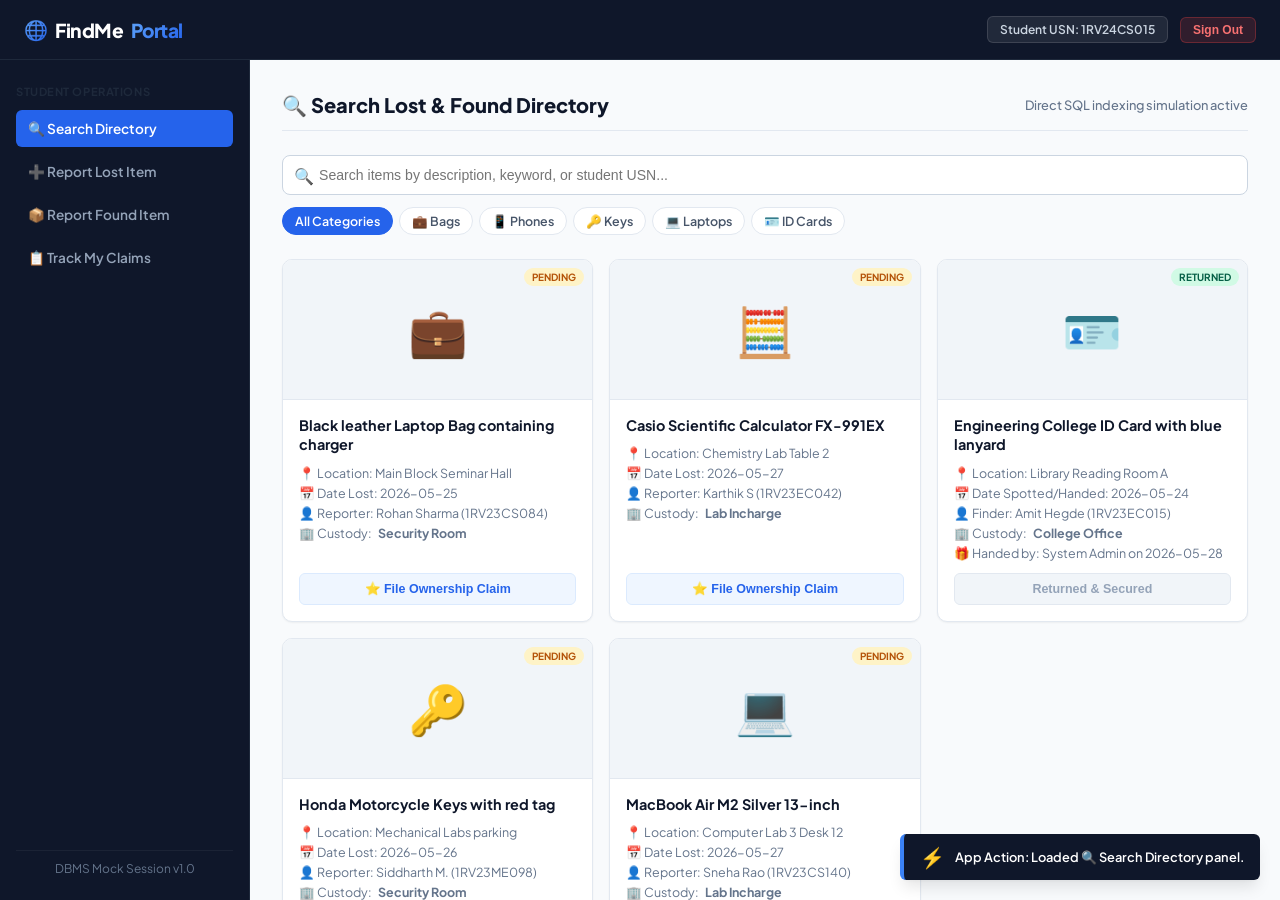
<file: index.html>
<!DOCTYPE html>
<html lang="en">
<head>
    <meta charset="UTF-8">
    <meta name="viewport" content="width=device-width, initial-scale=1.0">
    <title>FindMe - College Lost & Found Portal</title>
    <link rel="stylesheet" href="style.css">
</head>
<body>

    <!-- STICKY APPNAR HEADER -->
    <header class="app-header show">
        <div class="app-logo">
            <span>🌐</span> FindMe <span>Portal</span>
        </div>

        <!-- SESSION / USER DEMO SWAPPER -->
        <div class="session-badge-container">
            <div id="app-session-badge" class="session-badge">Loading...</div>
            <button class="signout-btn" onclick="handlePortalSignOut()">Sign Out</button>
        </div>
    </header>

    <!-- NOTIFICATION SYSTEM -->
    <div id="portal-alert" class="portal-alert">
        <span style="font-size: 1.25rem;">⚡</span>
        <div class="noti-message" style="font-weight: 600;">System message initialized</div>
    </div>

    <!-- MAIN PORTAL VIEWPORT GRID -->
    <div class="portal-main-layout">
        
        <!-- Side Navigation Menu -->
        <aside class="prototype-sidebar">
            <div>
                <!-- STUDENT NAVIGATION LINKS -->
                <div id="student-sidebar-nav">
                    <div class="sidebar-title">Student Operations</div>
                    <ul class="sidebar-nav-list">
                        <li id="sidebar-catalog-btn" class="sidebar-nav-item active" onclick="switchDemoTab('catalog', this)">🔍 Search Directory</li>
                        <li class="sidebar-nav-item" onclick="switchDemoTab('report-lost', this)">➕ Report Lost Item</li>
                        <li class="sidebar-nav-item" onclick="switchDemoTab('report-found', this)">📦 Report Found Item</li>
                        <li class="sidebar-nav-item" onclick="switchDemoTab('track-claims', this)">📋 Track My Claims</li>
                    </ul>
                </div>

                <!-- ADMIN NAVIGATION LINKS -->
                <div id="admin-sidebar-nav" style="display: none;">
                    <div class="sidebar-title">Oversight Panel</div>
                    <ul class="sidebar-nav-list">
                        <li id="sidebar-dashboard-btn" class="sidebar-nav-item" onclick="switchDemoTab('admin-dashboard', this)">📊 Stats Dashboard</li>
                        <li class="sidebar-nav-item" onclick="switchDemoTab('admin-claims', this)">⏳ Claim Verification</li>
                    </ul>
                </div>
            </div>

            <div style="font-size: 0.75rem; color: #64748b; text-align: center; border-top: 1px solid rgba(255,255,255,0.05); padding-top: 10px;">
                DBMS Mock Session v1.0
            </div>
        </aside>

        <!-- Main Interactive Workspace -->
        <main class="prototype-workspace">

            <!-- PANEL A: STUDENT SEARCH CATALOG -->
            <div id="panel-catalog" class="demo-panel" style="display: block;">
                <div class="workspace-header">
                    <h2 class="workspace-title">🔍 Search Lost & Found Directory</h2>
                    <span style="font-size: 0.8rem; color: var(--text-muted); font-weight: 500;">Direct SQL indexing simulation active</span>
                </div>

                <div class="search-controls">
                    <div class="search-input-wrapper">
                        <span class="search-icon-svg">🔍</span>
                        <input type="text" class="search-bar-input" placeholder="Search items by description, keyword, or student USN..." onkeyup="triggerDemoSearch(this.value)">
                    </div>
                    <div class="category-tags">
                        <span class="category-tag active" onclick="setDemoCategoryFilter('all', this)">All Categories</span>
                        <span class="category-tag" onclick="setDemoCategoryFilter('bag', this)">💼 Bags</span>
                        <span class="category-tag" onclick="setDemoCategoryFilter('phone', this)">📱 Phones</span>
                        <span class="category-tag" onclick="setDemoCategoryFilter('keys', this)">🔑 Keys</span>
                        <span class="category-tag" onclick="setDemoCategoryFilter('laptop', this)">💻 Laptops</span>
                        <span class="category-tag" onclick="setDemoCategoryFilter('idcard', this)">🪪 ID Cards</span>
                    </div>
                </div>

                <!-- Items Card Grid -->
                <div id="web-catalog-grid" class="catalog-cards-grid">
                    <!-- Populated dynamically via JS -->
                </div>
            </div>

            <!-- PANEL B: REPORT LOST ITEM FORM WITH REAL IMAGE UPLOAD -->
            <div id="panel-report-lost" class="demo-panel" style="display: none;">
                <div class="workspace-header">
                    <h2 class="workspace-title">➕ Publish Lost Item Notice</h2>
                    <span style="font-size: 0.8rem; color: var(--text-muted); font-weight: 500;">BLOB database streaming active</span>
                </div>

                <div class="form-grid">
                    <!-- Forms left -->
                    <div style="background-color: white; padding: 1.5rem; border-radius: 12px; border: 1px solid var(--border-color);">
                        <div class="form-group">
                            <label class="form-label">What item did you lose? (Description)</label>
                            <input type="text" id="lost-form-title" class="form-input" placeholder="e.g. Blue HP Laptop Charger inside a black leather case">
                        </div>

                        <div style="display: grid; grid-template-columns: 1fr 1.2fr; gap: 10px;">
                            <div class="form-group">
                                <label class="form-label">Student Name</label>
                                <input type="text" id="lost-form-name" class="form-input" placeholder="e.g. Aishu R. Kumar">
                            </div>
                            <div class="form-group">
                                <label class="form-label">University Seat No (USN)</label>
                                <input type="text" id="lost-form-usn" class="form-input" placeholder="e.g. 1RV24CS015">
                            </div>
                        </div>

                        <div style="display: grid; grid-template-columns: 1fr 1.2fr; gap: 10px;">
                            <div class="form-group">
                                <label class="form-label">Contact Mobile No</label>
                                <input type="text" id="lost-form-contact" class="form-input" placeholder="e.g. 9876543210">
                            </div>
                            <div class="form-group">
                                <label class="form-label">Department</label>
                                <input type="text" id="lost-form-dept" class="form-input" placeholder="e.g. Computer Science">
                            </div>
                        </div>

                        <div style="display: grid; grid-template-columns: 1.2fr 1fr; gap: 10px;">
                            <div class="form-group">
                                <label class="form-label">Location Lost</label>
                                <input type="text" id="lost-form-loc" class="form-input" placeholder="e.g. Physics Lab B, Desk 4">
                            </div>
                            <div class="form-group">
                                <label class="form-label">Item Category</label>
                                <select id="lost-form-category" class="form-input" style="padding: 0 8px;">
                                    <option value="bag">💼 Bag / Backpack</option>
                                    <option value="phone">📱 Phone / Electronic</option>
                                    <option value="keys">🔑 Keys / Chain</option>
                                    <option value="laptop">💻 Laptop / Tech</option>
                                    <option value="idcard">🪪 ID Card / Badge</option>
                                </select>
                            </div>
                        </div>

                        <button class="form-submit-btn" onclick="submitPortalLostItem()">Submit & Sync Database</button>
                    </div>

                    <!-- Image uploading right -->
                    <div style="display: flex; flex-direction: column; gap: 1rem;">
                        <label class="form-label" style="font-size: 0.9rem;">Upload Item Photograph Proof</label>
                        
                        <!-- Real file input hidden but triggered on box click -->
                        <input type="file" id="portal-file-input" style="display: none;" accept="image/*">
                        <div id="portal-upload-zone" class="form-upload-zone" onclick="document.getElementById('portal-file-input').click()">
                            <div class="form-upload-prompt">
                                <div style="font-size: 2rem;">📁</div>
                                <div style="font-weight: bold; margin-top: 5px;">Upload Proof Image</div>
                                <div style="font-size: 0.7rem;">Click to browse local files</div>
                            </div>
                        </div>
                        
                        <div style="background-color: var(--brand-50); border: 1px solid var(--brand-100); border-radius: 8px; padding: 12px; font-size: 0.75rem; line-height: 1.5; color: var(--brand-900);">
                            <strong>💡 Student tip:</strong> Uploading a real photo enables instant match matching using file array binaries inside SQL BLOB queries!
                        </div>
                    </div>
                </div>
            </div>

            <!-- PANEL C: REPORT FOUND ITEM FORM -->
            <div id="panel-report-found" class="demo-panel" style="display: none;">
                <div class="workspace-header">
                    <h2 class="workspace-title">📦 Register Found Belonging</h2>
                    <span style="font-size: 0.8rem; color: var(--text-muted); font-weight: 500;">Securing safe custodian chains</span>
                </div>

                <div class="form-grid">
                    <!-- Forms left -->
                    <div style="background-color: white; padding: 1.5rem; border-radius: 12px; border: 1px solid var(--border-color);">
                        <div class="form-group">
                            <label class="form-label">What item was found? (Description)</label>
                            <input type="text" id="found-form-title" class="form-input" placeholder="e.g. Casio Scientific Calculator FX-991EX">
                        </div>

                        <div style="display: grid; grid-template-columns: 1fr 1fr; gap: 10px;">
                            <div class="form-group">
                                <label class="form-label">Where did you find it?</label>
                                <input type="text" id="found-form-loc" class="form-input" placeholder="e.g. Cafeteria Table 4">
                            </div>
                            <div class="form-group">
                                <label class="form-label">Item Category</label>
                                <select id="found-form-category" class="form-input" style="padding: 0 8px;">
                                    <option value="bag">💼 Bag / Backpack</option>
                                    <option value="phone">📱 Phone / Electronic</option>
                                    <option value="keys">🔑 Keys / Chain</option>
                                    <option value="laptop">💻 Laptop / Tech</option>
                                    <option value="idcard">🪪 ID Card / Badge</option>
                                </select>
                            </div>
                        </div>

                        <div class="form-group">
                            <label class="form-label">Current Safe Custody Location *</label>
                            <select id="found-form-safe" class="form-input" style="padding: 0 8px;">
                                <option value="Security Room">Security Room</option>
                                <option value="College Office">College Office</option>
                                <option value="Lab Incharge">Lab Incharge</option>
                            </select>
                        </div>

                        <div style="display: grid; grid-template-columns: 1fr 1fr; gap: 10px; margin-bottom: 1rem;">
                            <div class="form-group" style="margin-bottom: 0;">
                                <label class="form-label">Finder Name</label>
                                <input type="text" id="found-form-finder-name" class="form-input" placeholder="e.g. Aishu R. Kumar">
                            </div>
                            <div class="form-group" style="margin-bottom: 0;">
                                <label class="form-label">Finder Contact No</label>
                                <input type="text" id="found-form-finder-contact" class="form-input" placeholder="e.g. 9876543210">
                            </div>
                        </div>

                        <button class="form-submit-btn" onclick="submitPortalFoundItem()" style="background-color: var(--accent-emerald);">Register Found Item</button>
                    </div>

                    <!-- Image uploading right -->
                    <div style="display: flex; flex-direction: column; gap: 1rem;">
                        <label class="form-label" style="font-size: 0.9rem;">Upload Found Item Photograph</label>
                        
                        <input type="file" id="found-file-input" style="display: none;" accept="image/*">
                        <div id="found-upload-zone" class="form-upload-zone" onclick="document.getElementById('found-file-input').click()">
                            <div class="form-upload-prompt">
                                <div style="font-size: 2rem;">📁</div>
                                <div style="font-weight: bold; margin-top: 5px;">Upload Found Image</div>
                                <div style="font-size: 0.7rem;">Click to browse local files</div>
                            </div>
                        </div>
                        
                        <div style="background-color: var(--brand-50); border: 1px solid var(--brand-100); border-radius: 8px; padding: 12px; font-size: 0.75rem; line-height: 1.5; color: var(--brand-900);">
                            <strong>💡 Custody tip:</strong> Attaching an image helps students verify their claimed objects instantly on inspection checks!
                        </div>
                    </div>
                </div>
            </div>

            <!-- PANEL D: TRACK STUDENT CLAIMS -->
            <div id="panel-track-claims" class="demo-panel" style="display: none;">
                <div class="workspace-header">
                    <h2 class="workspace-title">📋 Track My Submitted Claims</h2>
                    <span style="font-size: 0.8rem; color: var(--text-muted); font-weight: 500;">Verifying owner match integrity checks</span>
                </div>

                <div class="claims-table-container">
                    <div class="claims-table-header" style="background-color: var(--brand-700);">
                        🎫 ACTIVE OWNER INTEGRITY MATCH TICKETS
                    </div>
                    <table class="claims-table">
                        <thead>
                            <tr>
                                <th>Ticket ID</th>
                                <th>Item Title</th>
                                <th>Filing Date</th>
                                <th>Verification Status</th>
                            </tr>
                        </thead>
                        <tbody id="student-claims-tbody">
                            <!-- Dynamic claims lines -->
                        </tbody>
                    </table>
                </div>
            </div>

            <!-- PANEL E: ADMIN DASHBOARD STATS -->
            <div id="panel-admin-dashboard" class="demo-panel" style="display: none;">
                <div class="workspace-header">
                    <h2 class="workspace-title">📊 Supervisor Control Center Dashboard</h2>
                    <span style="font-size: 0.8rem; color: var(--text-muted); font-weight: 500;">Real-time SQL aggregators active</span>
                </div>

                <div class="admin-stats-container">
                    <div class="admin-stat-card">
                        <span class="admin-stat-title">Total Database Logs</span>
                        <span id="stat-total-logs" class="admin-stat-number">5</span>
                    </div>
                    <div class="admin-stat-card pending">
                        <span class="admin-stat-title">Pending Claim Matches</span>
                        <span id="stat-active-claims" class="admin-stat-number">2</span>
                    </div>
                    <div class="admin-stat-card returned">
                        <span class="admin-stat-title">Resolved Recoveries</span>
                        <span id="stat-returned-logs" class="admin-stat-number">1</span>
                    </div>
                    <div class="admin-stat-card" style="border-left-color: #6366f1;">
                        <span class="admin-stat-title">Audit Rating</span>
                        <span class="admin-stat-number">100%</span>
                    </div>
                </div>

                <div style="background-color: white; border-radius: 12px; border:1px solid var(--border-color); padding: 1.5rem; text-align: center; color: var(--text-muted);">
                    <h3 style="font-weight: 700; color: var(--primary-900); text-align: left; margin-bottom: 1rem;">System Activity Alerts</h3>
                    <p style="font-size: 0.9rem; text-align: left; line-height: 1.5;">🟢 JDBC driver connection verified dynamically on thread safety pools.<br>🟢 Auto-vacuum database cleanups running dynamically in background pools.</p>
                </div>
            </div>

            <!-- PANEL F: ADMIN CLAIMS VERIFICATION -->
            <div id="panel-admin-claims" class="demo-panel" style="display: none;">
                <div class="workspace-header">
                    <h2 class="workspace-title">⏳ Active Verification Claim Tickets</h2>
                    <span style="font-size: 0.8rem; color: var(--text-muted); font-weight: 500;">ACID Transaction integrity gates active</span>
                </div>

                <div class="claims-table-container">
                    <div class="claims-table-header">
                        📋 STUDENT IDENTITY MATCH CHECKPOINTS
                    </div>
                    <table class="claims-table">
                        <thead>
                            <tr>
                                <th>Claim ID</th>
                                <th>Lost Belonging</th>
                                <th>Student Name</th>
                                <th>USN</th>
                                <th>Contact</th>
                                <th>Status</th>
                                <th>Action</th>
                            </tr>
                        </thead>
                        <tbody id="admin-claims-tbody">
                            <!-- Populated dynamically from slides.js state -->
                        </tbody>
                    </table>
                </div>
            </div>

        </main>
    </div>

    <!-- CLAIM VERIFICATION MODAL DIALOG -->
    <div id="claim-modal" class="modal-overlay" style="display: none;">
        <div class="modal-card">
            <div class="modal-header">
                <h3>📁 File Ownership Claim Match</h3>
                <button class="close-modal-btn" onclick="closeClaimModal()">&times;</button>
            </div>
            <div class="modal-body">
                <input type="hidden" id="claim-item-id">
                
                <div style="display: grid; grid-template-columns: 1fr 1fr; gap: 10px;">
                    <div class="form-group">
                        <label class="form-label">Student Name</label>
                        <input type="text" id="claim-form-name" class="form-input" placeholder="Enter student name">
                    </div>
                    <div class="form-group">
                        <label class="form-label">University Seat No (USN)</label>
                        <input type="text" id="claim-form-usn" class="form-input" placeholder="e.g. 1RV24CS015">
                    </div>
                </div>
                
                <div style="display: grid; grid-template-columns: 1fr 1fr; gap: 10px;">
                    <div class="form-group">
                        <label class="form-label">Contact Number</label>
                        <input type="text" id="claim-form-contact" class="form-input" placeholder="e.g. 9876543210">
                    </div>
                    <div class="form-group">
                        <label class="form-label">Department</label>
                        <select id="claim-form-dept" class="form-input" style="padding: 0 8px;">
                            <option value="Computer Science">Computer Science</option>
                            <option value="Information Science">Information Science</option>
                            <option value="Electronics & Comm">Electronics & Comm</option>
                            <option value="Mechanical Eng">Mechanical Eng</option>
                            <option value="Civil Eng">Civil Eng</option>
                        </select>
                    </div>
                </div>

                <div class="form-group">
                    <label class="form-label">Proof of Ownership Description *</label>
                    <textarea id="claim-form-proof" class="form-input" style="height: 60px; padding: 6px 10px;" placeholder="e.g. Color of the keyboard stickers, purchase receipt details..."></textarea>
                </div>

                <div class="form-group">
                    <label class="form-label">Additional Identification Details</label>
                    <input type="text" id="claim-form-details" class="form-input" placeholder="e.g. Registered MAC Address, serial number prefix">
                </div>

                <div class="form-group">
                    <label class="form-label">Upload Supporting Image / ID Proof</label>
                    <input type="file" id="claim-file-input" style="display: none;" accept="image/*">
                    <div id="claim-upload-zone" class="form-upload-zone" style="height: 70px;" onclick="document.getElementById('claim-file-input').click()">
                        <div id="claim-upload-prompt" class="form-upload-prompt" style="font-size: 0.75rem;">
                            <span style="font-size: 1.25rem;">📁</span>
                            <div>Click to browse supporting proof image</div>
                        </div>
                    </div>
                </div>

                <button class="form-submit-btn" onclick="submitPortalClaimDetails()" style="background-color: var(--brand-600); margin-top: 10px;">Submit Claim Notice</button>
            </div>
        </div>
    </div>

    <!-- JS CONTROLLER ATTACHMENT -->
    <script src="slides.js"></script>
</body>
</html>
</file>
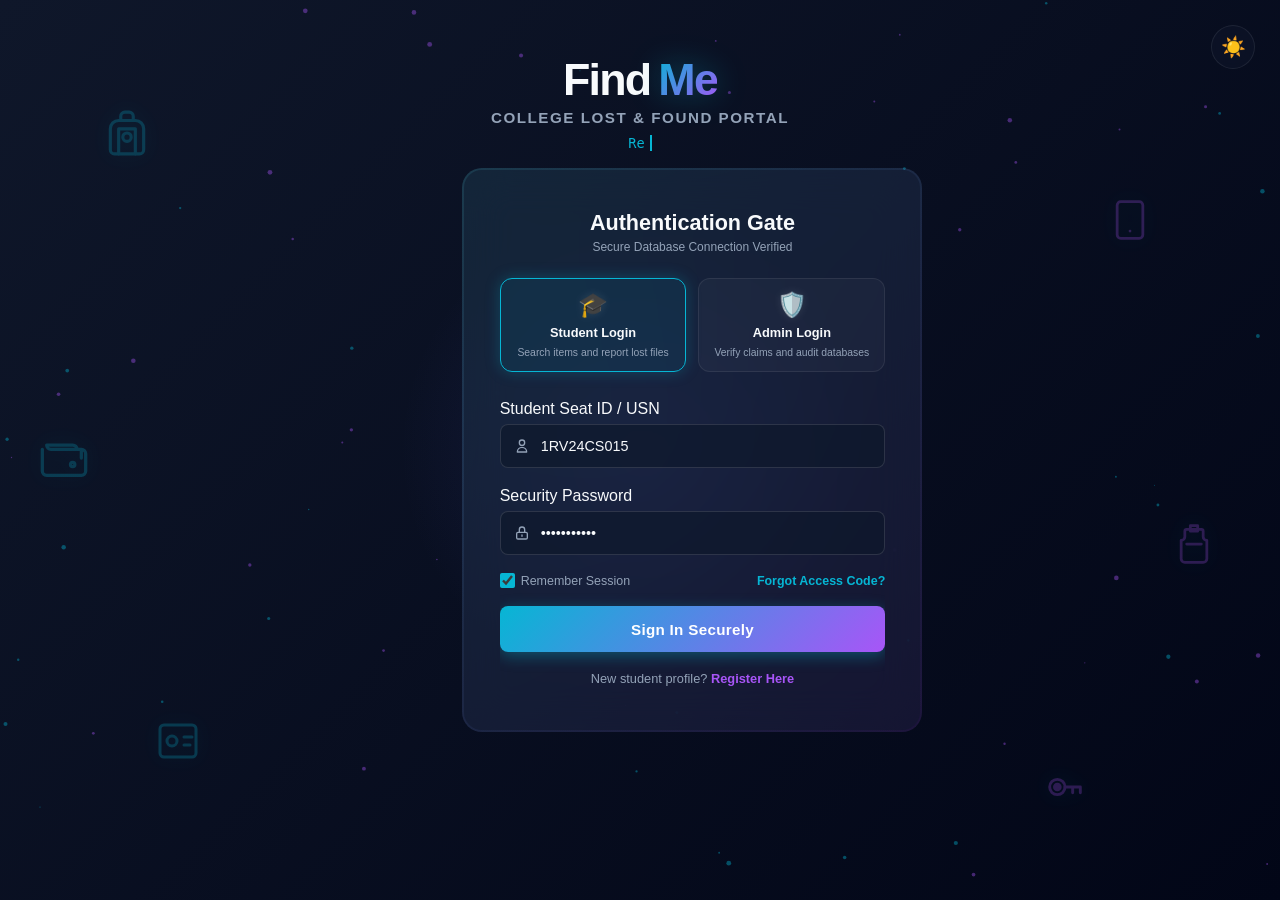
<file: login.html>
<!DOCTYPE html>
<html lang="en">
<head>
    <meta charset="UTF-8">
    <meta name="viewport" content="width=device-width, initial-scale=1.0">
    <title>FindMe - College Lost & Found Portal Authentication</title>
    <link rel="stylesheet" href="login_style.css">
</head>
<body>

    <!-- ANIMATED BACKGROUND GRADIENT AND PARTICLES -->
    <div class="gradient-bg"></div>
    <div class="mouse-glow-overlay"></div>
    <canvas id="particles-canvas" class="particles-canvas"></canvas>

    <!-- ANTI-GRAVITY FLOATING HOLOGRAMS (NEON SVGS) -->
    <!-- 1. Backpack (float-1) -->
    <div class="floating-item float-1" style="width: 50px; height: 50px;">
        <svg viewBox="0 0 24 24" fill="none" stroke="var(--neon-cyan)" stroke-width="1.5" stroke-linecap="round" stroke-linejoin="round">
            <path d="M4 20V10a4 4 0 0 1 4-4h8a4 4 0 0 1 4 4v10a2 2 0 0 1-2 2H6a2 2 0 0 1-2-2Z"/>
            <path d="M9 6V4a2 2 0 0 1 2-2h2a2 2 0 0 1 2 2v2"/>
            <path d="M8 22V10h8v12"/>
            <circle cx="12" cy="14" r="2"/>
        </svg>
    </div>

    <!-- 2. Mobile Phone (float-2) -->
    <div class="floating-item float-2" style="width: 44px; height: 44px;">
        <svg viewBox="0 0 24 24" fill="none" stroke="var(--neon-purple)" stroke-width="1.5" stroke-linecap="round" stroke-linejoin="round">
            <rect x="5" y="2" width="14" height="20" rx="2" ry="2"/>
            <line x1="12" y1="18" x2="12.01" y2="18"/>
        </svg>
    </div>

    <!-- 3. College ID Card (float-3) -->
    <div class="floating-item float-3" style="width: 48px; height: 48px;">
        <svg viewBox="0 0 24 24" fill="none" stroke="var(--neon-cyan)" stroke-width="1.5" stroke-linecap="round" stroke-linejoin="round">
            <rect x="3" y="4" width="18" height="16" rx="2"/>
            <circle cx="9" cy="12" r="2.5"/>
            <line x1="15" y1="10" x2="19" y2="10"/>
            <line x1="15" y1="14" x2="18" y2="14"/>
        </svg>
    </div>

    <!-- 4. Motorcycle Keys (float-4) -->
    <div class="floating-item float-4" style="width: 46px; height: 46px;">
        <svg viewBox="0 0 24 24" fill="none" stroke="var(--neon-purple)" stroke-width="1.5" stroke-linecap="round" stroke-linejoin="round">
            <circle cx="8" cy="12" r="4"/>
            <path d="M12 12h8v3M16 12v3"/>
            <circle cx="8" cy="12" r="1.5" fill="var(--neon-purple)"/>
        </svg>
    </div>

    <!-- 5. Leather Wallet (float-5) -->
    <div class="floating-item float-5" style="width: 52px; height: 52px;">
        <svg viewBox="0 0 24 24" fill="none" stroke="var(--neon-cyan)" stroke-width="1.5" stroke-linecap="round" stroke-linejoin="round">
            <path d="M20 12V8H6a2 2 0 0 1-2-2h12a2 2 0 0 1 2 2h2a2 2 0 0 1 2 2v8a2 2 0 0 1-2 2H4a2 2 0 0 1-2-2V8"/>
            <circle cx="16" cy="15" r="1"/>
        </svg>
    </div>

    <!-- 6. Water Bottle (float-6) -->
    <div class="floating-item float-6" style="width: 44px; height: 44px;">
        <svg viewBox="0 0 24 24" fill="none" stroke="var(--neon-purple)" stroke-width="1.5" stroke-linecap="round" stroke-linejoin="round">
            <path d="M10 2h4v3h-4z"/>
            <path d="M7 8V5a1 1 0 0 1 1-1h8a1 1 0 0 1 1 1v3a2 2 0 0 0 2 2v10a2 2 0 0 1-2 2H7a2 2 0 0 1-2-2V10a2 2 0 0 0 2-2Z"/>
            <line x1="8" y1="12" x2="16" y2="12"/>
        </svg>
    </div>

    <!-- LIGHT / DARK MODE TOGGLE CONTROLLER -->
    <div class="theme-switch-container">
        <button id="theme-btn" class="theme-switch-btn" title="Toggle Visual System Theme">☀️</button>
    </div>

    <!-- HEADER LOGO SECTION -->
    <header class="header-section">
        <h1 class="project-title">Find<span>Me</span></h1>
        <span class="project-subtitle">College Lost & Found Portal</span>
        <div id="typing-tagline" class="typing-tagline">Connecting students...</div>
    </header>

    <!-- SYSTEM ALERTS BOX -->
    <div id="portal-alert" class="portal-alert">
        <span style="font-size: 1.2rem;">📡</span>
        <div class="noti-message">Core initialised</div>
    </div>

    <!-- CENTERED CYBER-GLASS CARD WRAPPER -->
    <div class="login-card-container">
        <div class="cyber-glass-card">
            
            <div class="card-title-row">
                <h3 class="card-title">Authentication Gate</h3>
                <p style="font-size: 0.75rem; color: var(--text-secondary);">Secure Database Connection Verified</p>
            </div>

            <!-- SEPARATE STUDENT & ADMIN TILES -->
            <div class="role-tiles-container">
                <div id="tile-student" class="role-tile active-student" onclick="switchLoginRole('student')">
                    <span class="role-tile-icon">🎓</span>
                    <span class="role-tile-lbl">Student Login</span>
                    <span class="role-tile-desc">Search items and report lost files</span>
                </div>
                <div id="tile-admin" class="role-tile" onclick="switchLoginRole('admin')">
                    <span class="role-tile-icon">🛡️</span>
                    <span class="role-tile-lbl">Admin Login</span>
                    <span class="role-tile-desc">Verify claims and audit databases</span>
                </div>
            </div>

            <!-- Panel Forms Viewport wrapper -->
            <div id="auth-panel-wrapper" class="auth-panel-wrapper">
                
                <!-- FORM A: LOGIN FORM PANEL -->
                <div id="login-form-panel" class="auth-form-panel">
                    
                    <!-- Username field -->
                    <div class="cyber-input-wrapper">
                        <label id="username-field-label" class="login-field-label">Student Seat ID / USN</label>
                        <div class="cyber-input-box">
                            <input type="text" id="login-username" class="cyber-input" placeholder="e.g. 1RV24CS015" value="1RV24CS015">
                            <!-- SVG User icon -->
                            <svg fill="none" viewBox="0 0 24 24" stroke="currentColor">
                                <path stroke-linecap="round" stroke-linejoin="round" stroke-width="2" d="M16 7a4 4 0 11-8 0 4 4 0 018 0zM12 14a7 7 0 00-7 7h14a7 7 0 00-7-7z" />
                            </svg>
                        </div>
                    </div>

                    <!-- Password field -->
                    <div class="cyber-input-wrapper">
                        <label class="login-field-label">Security Password</label>
                        <div class="cyber-input-box">
                            <input type="password" id="login-password" class="cyber-input" placeholder="••••••••" value="password123">
                            <!-- SVG Lock icon -->
                            <svg fill="none" viewBox="0 0 24 24" stroke="currentColor">
                                <path stroke-linecap="round" stroke-linejoin="round" stroke-width="2" d="M12 15v2m-6 4h12a2 2 0 002-2v-6a2 2 0 00-2-2H6a2 2 0 00-2 2v6a2 2 0 002 2zm10-10V7a4 4 0 00-8 0v4h8z" />
                            </svg>
                            <!-- Password reveal button -->
                            <button class="password-toggle-btn" onclick="togglePasswordReveal(this, 'login-password')" title="Reveal Password">
                                <svg fill="none" viewBox="0 0 24 24" stroke="currentColor">
                                    <path stroke-linecap="round" stroke-linejoin="round" stroke-width="2" d="M15 12a3 3 0 11-6 0 3 3 0 016 0z" />
                                    <path stroke-linecap="round" stroke-linejoin="round" stroke-width="2" d="M2.458 12C3.732 7.943 7.523 5 12 5c4.478 0 8.268 2.943 9.542 7-1.274 4.057-5.064 7-9.542 7-4.477 0-8.268-2.943-9.542-7z" />
                                </svg>
                            </button>
                        </div>
                    </div>

                    <!-- Form extras -->
                    <div class="form-extras-row">
                        <label class="checkbox-label">
                            <input type="checkbox" class="cyber-checkbox" checked>
                            <span>Remember Session</span>
                        </label>
                        <a href="#" class="forgot-pass-link" onclick="alert('Demo Feature: Contact HOD Office to reset credential logs!'); return false;">Forgot Access Code?</a>
                    </div>

                    <!-- Submit action button -->
                    <button class="cyber-btn" onclick="handleCyberLogin(this)">
                        <span class="btn-label-text">Sign In Securely</span>
                        <div class="btn-loader"></div>
                    </button>

                    <!-- Shift panel link -->
                    <p class="panel-switch-prompt">
                        New student profile? 
                        <a class="panel-switch-link" onclick="switchLoginPanel('register')">Register Here</a>
                    </p>

                </div>

                <!-- FORM B: REGISTER FORM PANEL -->
                <div id="register-form-panel" class="auth-form-panel">
                    
                    <div class="cyber-input-wrapper">
                        <label class="login-field-label">Student Name</label>
                        <div class="cyber-input-box">
                            <input type="text" id="reg-fullname" class="cyber-input" placeholder="e.g. Rohan Sharma">
                            <svg fill="none" viewBox="0 0 24 24" stroke="currentColor">
                                <path stroke-linecap="round" stroke-linejoin="round" stroke-width="2" d="M16 7a4 4 0 11-8 0 4 4 0 018 0zM12 14a7 7 0 00-7 7h14a7 7 0 00-7-7z" />
                            </svg>
                        </div>
                    </div>

                    <div style="display: grid; grid-template-columns: 1.15fr 1fr; gap: 8px;">
                        <div class="cyber-input-wrapper">
                            <label class="login-field-label">Seat Key / USN</label>
                            <div class="cyber-input-box">
                                <input type="text" id="reg-usn" class="cyber-input" placeholder="e.g. 1RV23CS084" style="padding-left: 10px;">
                            </div>
                        </div>
                        <div class="cyber-input-wrapper">
                            <label class="login-field-label">Department</label>
                            <div class="cyber-input-box">
                                <input type="text" id="reg-dept" class="cyber-input" placeholder="e.g. Computer Science" style="padding-left: 10px;">
                            </div>
                        </div>
                    </div>

                    <div class="cyber-input-wrapper">
                        <label class="login-field-label">Choose Password</label>
                        <div class="cyber-input-box">
                            <input type="password" id="reg-pass" class="cyber-input" placeholder="••••••••">
                            <svg fill="none" viewBox="0 0 24 24" stroke="currentColor">
                                <path stroke-linecap="round" stroke-linejoin="round" stroke-width="2" d="M12 15v2m-6 4h12a2 2 0 002-2v-6a2 2 0 00-2-2H6a2 2 0 00-2 2v6a2 2 0 002 2zm10-10V7a4 4 0 00-8 0v4h8z" />
                            </svg>
                        </div>
                    </div>

                    <button class="cyber-btn" style="background: linear-gradient(135deg, var(--neon-purple) 0%, #7c3aed 100%);" onclick="handleCyberRegister(this)">
                        <span class="btn-label-text">Create Account Profile</span>
                        <div class="btn-loader"></div>
                    </button>

                    <p class="panel-switch-prompt">
                        Registered already? 
                        <a class="panel-switch-link" onclick="switchLoginPanel('login')">Return to Login</a>
                    </p>

                </div>

            </div>

        </div>
    </div>

    <!-- SUCCESS VERIFICATION OVERLAY (MODAL DIALOG) -->
    <div id="success-modal" class="success-modal-overlay">
        <div class="success-card">
            <div class="success-icon-badge">✓</div>
            <h3 class="success-title">Verification Successful</h3>
            <p class="success-desc">DBMS session established. Redirecting to student registry directory dashboard...</p>
            <div class="success-loading-bar-wrap">
                <div id="success-progress-bar" class="success-loading-bar"></div>
            </div>
        </div>
    </div>

    <!-- SCRIPTS LOADING -->
    <script src="login_app.js"></script>
</body>
</html>
</file>
<file: style.css>
/* ==========================================================================
   "FINDME" PORTAL - SHARP FULLSCREEN DASHBOARD DESIGN SYSTEM
   Theme: College Sapphire Blue, Dark Slate, Accent Emerald & Amber
   ========================================================================== */

@import url('https://fonts.googleapis.com/css2?family=Plus+Jakarta+Sans:wght@300;400;500;600;700;800&family=Fira+Code:wght@400;500;600&display=swap');

:root {
    --primary-900: #0f172a;
    --primary-800: #1e293b;
    --primary-700: #334155;
    --primary-600: #475569;
    --primary-500: #64748b;
    
    --brand-900: #1e3a8a;
    --brand-800: #1e40af;
    --brand-700: #1d4ed8;
    --brand-600: #2563eb;
    --brand-500: #3b82f6;
    --brand-100: #dbeafe;
    --brand-50: #eff6ff;

    --accent-emerald: #10b981;
    --accent-emerald-soft: #d1fae5;
    --accent-emerald-dark: #065f46;
    
    --accent-amber: #f59e0b;
    --accent-amber-soft: #fef3c7;
    --accent-amber-dark: #b45309;

    --accent-rose: #f43f5e;
    --accent-rose-soft: #ffe4e6;

    --bg-main: #f8fafc;
    --bg-card: #ffffff;
    --text-main: #1e293b;
    --text-muted: #64748b;
    --border-color: #e2e8f0;

    --font-sans: 'Plus Jakarta Sans', sans-serif;
    --font-mono: 'Fira Code', monospace;

    --shadow-sm: 0 1px 2px 0 rgba(0, 0, 0, 0.05);
    --shadow-md: 0 4px 6px -1px rgba(0, 0, 0, 0.08), 0 2px 4px -1px rgba(0, 0, 0, 0.04);
    --shadow-lg: 0 10px 15px -3px rgba(0, 0, 0, 0.1), 0 4px 6px -4px rgba(0, 0, 0, 0.05);

    --transition-fast: 0.15s cubic-bezier(0.4, 0, 0.2, 1);
}

/* --- ROOT STYLINGS --- */
* {
    margin: 0;
    padding: 0;
    box-sizing: border-box;
}

body {
    font-family: var(--font-sans);
    background-color: var(--bg-main);
    color: var(--text-main);
    height: 100vh;
    width: 100vw;
    display: flex;
    flex-direction: column;
    overflow: hidden;
}

/* --- DOCK HEADER (SLIM & PRECISE) --- */
.app-header {
    width: 100%;
    height: 60px; /* Slimmer header saving vertical space */
    background-color: #0f172a;
    border-bottom: 1px solid #1e293b;
    display: flex;
    justify-content: space-between;
    align-items: center;
    padding: 0 1.5rem;
    z-index: 500;
    flex-shrink: 0;
}

.app-logo {
    color: #ffffff;
    font-size: 1.2rem;
    font-weight: 800;
    letter-spacing: -0.03em;
    display: flex;
    align-items: center;
    gap: 8px;
}

.app-logo span {
    background: linear-gradient(135deg, #60a5fa 0%, #2563eb 100%);
    -webkit-background-clip: text;
    -webkit-text-fill-color: transparent;
}

.session-badge-container {
    display: flex;
    align-items: center;
    gap: 12px;
}

.session-badge {
    background-color: rgba(255, 255, 255, 0.08);
    border: 1px solid rgba(255, 255, 255, 0.12);
    color: #cbd5e1;
    font-size: 0.75rem;
    font-weight: 600;
    padding: 5px 12px;
    border-radius: 6px;
}

.signout-btn {
    background-color: rgba(239, 68, 68, 0.15);
    border: 1px solid rgba(239, 68, 68, 0.3);
    color: #f87171;
    border-radius: 6px;
    padding: 5px 12px;
    font-size: 0.75rem;
    font-weight: 700;
    cursor: pointer;
    transition: all var(--transition-fast);
}

.signout-btn:hover {
    background-color: rgba(239, 68, 68, 0.3);
    color: white;
}

/* --- FULLSCREEN LAYOUT SPLIT --- */
.portal-main-layout {
    display: flex;
    flex: 1;
    height: calc(100vh - 60px);
    width: 100vw;
    overflow: hidden;
}

/* --- COMPACT SIDEBAR --- */
.prototype-sidebar {
    width: 250px;
    background-color: #0f172a;
    border-right: 1px solid #1e293b;
    padding: 1.5rem 1rem;
    display: flex;
    flex-direction: column;
    justify-content: space-between;
    height: 100%;
    flex-shrink: 0;
}

.sidebar-title {
    font-size: 0.7rem;
    font-weight: 700;
    color: var(--brand-400);
    text-transform: uppercase;
    letter-spacing: 0.05em;
    margin-bottom: 0.75rem;
}

.sidebar-nav-list {
    list-style: none;
    display: flex;
    flex-direction: column;
    gap: 6px;
}

.sidebar-nav-item {
    color: #94a3b8;
    padding: 10px 12px;
    border-radius: 6px;
    cursor: pointer;
    font-size: 0.85rem;
    font-weight: 600;
    display: flex;
    align-items: center;
    gap: 10px;
    transition: all var(--transition-fast);
}

.sidebar-nav-item:hover,
.sidebar-nav-item.active {
    background-color: rgba(255, 255, 255, 0.06);
    color: white;
}

.sidebar-nav-item.active {
    background-color: var(--brand-600);
}

/* --- MAXIMIZED WORKSPACE PANEL --- */
.prototype-workspace {
    flex: 1;
    padding: 2rem;
    background-color: #f8fafc;
    overflow-y: auto;
    height: 100%;
}

.workspace-header {
    display: flex;
    justify-content: space-between;
    align-items: center;
    margin-bottom: 1.5rem;
    border-bottom: 1px solid var(--border-color);
    padding-bottom: 0.75rem;
}

.workspace-title {
    font-size: 1.25rem;
    font-weight: 800;
    color: var(--primary-900);
}

/* --- DYNAMIC FILTER / SEARCH CONTROLS --- */
.search-controls {
    display: flex;
    flex-direction: column;
    gap: 0.75rem;
    margin-bottom: 1.5rem;
}

.search-input-wrapper {
    position: relative;
    width: 100%;
}

.search-bar-input {
    width: 100%;
    height: 40px;
    border: 1px solid #cbd5e1;
    border-radius: 8px;
    padding: 0 1rem 0 2.25rem;
    font-size: 0.88rem;
    outline: none;
}

.search-bar-input:focus {
    border-color: var(--brand-500);
    box-shadow: 0 0 0 3px rgba(59, 130, 246, 0.1);
}

.search-icon-svg {
    position: absolute;
    left: 12px;
    top: 50%;
    transform: translateY(-50%);
    color: var(--text-muted);
}

.category-tags {
    display: flex;
    gap: 6px;
    flex-wrap: wrap;
}

.category-tag {
    background-color: white;
    border: 1px solid #e2e8f0;
    color: #475569;
    padding: 5px 12px;
    border-radius: 9999px;
    font-size: 0.78rem;
    font-weight: 600;
    cursor: pointer;
    transition: all var(--transition-fast);
}

.category-tag.active {
    background-color: var(--brand-600);
    color: white;
    border-color: var(--brand-600);
}

/* --- SHARP ITEMS CATALOG GRID --- */
.catalog-cards-grid {
    display: grid;
    grid-template-columns: repeat(auto-fill, minmax(260px, 1fr));
    gap: 1rem;
}

.item-card {
    background-color: white;
    border-radius: 10px;
    border: 1px solid var(--border-color);
    box-shadow: var(--shadow-sm);
    overflow: hidden;
    display: flex;
    flex-direction: column;
    transition: border-color var(--transition-fast);
}

.item-card:hover {
    border-color: var(--brand-400);
}

.item-card-image {
    width: 100%;
    height: 140px;
    background-color: #f1f5f9;
    display: flex;
    align-items: center;
    justify-content: center;
    font-size: 2.5rem;
    color: #94a3b8;
    overflow: hidden;
    position: relative;
    border-bottom: 1px solid var(--border-color);
}

.item-card-image img {
    width: 100%;
    height: 100%;
    object-fit: cover;
}

.item-card-badge {
    position: absolute;
    top: 8px;
    right: 8px;
    padding: 3px 8px;
    border-radius: 9999px;
    font-size: 0.62rem;
    font-weight: 700;
    text-transform: uppercase;
}

.item-card-body {
    padding: 1rem;
    flex: 1;
    display: flex;
    flex-direction: column;
    justify-content: space-between;
    gap: 0.75rem;
}

.item-card-title {
    font-size: 0.9rem;
    font-weight: 700;
    color: var(--primary-900);
    line-height: 1.35;
}

.item-card-meta {
    font-size: 0.78rem;
    color: var(--text-muted);
    display: flex;
    flex-direction: column;
    gap: 4px;
}

.item-card-meta div {
    display: flex;
    align-items: center;
    gap: 6px;
}

.item-card-btn {
    width: 100%;
    height: 32px;
    background-color: var(--brand-50);
    color: var(--brand-600);
    border: 1px solid var(--brand-100);
    border-radius: 6px;
    font-size: 0.78rem;
    font-weight: 700;
    cursor: pointer;
    transition: all var(--transition-fast);
}

.item-card-btn:hover {
    background-color: var(--brand-600);
    color: white;
    border-color: var(--brand-600);
}

.badge-pending { background-color: var(--accent-amber-soft); color: var(--accent-amber-dark); }
.badge-claimed { background-color: #eff6ff; color: #1d4ed8; border: 1px solid #bfdbfe; }
.badge-under-verification { background-color: #e0e7ff; color: #4338ca; border: 1px solid #c7d2fe; }
.badge-ready-for-collection { background-color: #f5f3ff; color: #6d28d9; border: 1px solid #ddd6fe; }
.badge-returned { background-color: var(--accent-emerald-soft); color: var(--accent-emerald-dark); }
.badge-completed { background-color: var(--accent-emerald-soft); color: var(--accent-emerald-dark); }
.badge-rejected { background-color: var(--accent-rose-soft); color: var(--accent-rose); }
.badge-found { background-color: var(--brand-100); color: var(--brand-700); }

/* --- COMPACT FORMS --- */
.form-grid {
    display: grid;
    grid-template-columns: 1.2fr 1fr;
    gap: 1.5rem;
}

.form-group {
    margin-bottom: 1rem;
}

.form-label {
    display: block;
    font-size: 0.78rem;
    font-weight: 700;
    color: var(--primary-700);
    margin-bottom: 4px;
}

.form-input {
    width: 100%;
    height: 36px;
    border: 1px solid #cbd5e1;
    border-radius: 6px;
    padding: 0 10px;
    font-size: 0.82rem;
    outline: none;
}

.form-input:focus {
    border-color: var(--brand-500);
}

.form-upload-zone {
    border: 2px dashed #cbd5e1;
    border-radius: 8px;
    height: 150px;
    display: flex;
    flex-direction: column;
    align-items: center;
    justify-content: center;
    background-color: white;
    cursor: pointer;
    position: relative;
    overflow: hidden;
}

.form-upload-zone:hover {
    border-color: var(--brand-500);
    background-color: var(--brand-50);
}

.form-upload-preview {
    position: absolute;
    width: 100%;
    height: 100%;
    object-fit: cover;
}

.form-upload-prompt {
    text-align: center;
    color: var(--text-muted);
}

.form-submit-btn {
    height: 38px;
    background-color: var(--brand-600);
    color: white;
    font-weight: 700;
    border: none;
    border-radius: 6px;
    cursor: pointer;
    font-size: 0.85rem;
    width: 100%;
}

/* --- STATS OVERVIEW --- */
.admin-stats-container {
    display: grid;
    grid-template-columns: repeat(4, 1fr);
    gap: 1rem;
    margin-bottom: 1.5rem;
}

.admin-stat-card {
    background-color: white;
    border: 1px solid var(--border-color);
    border-radius: 8px;
    padding: 1rem;
    display: flex;
    flex-direction: column;
    border-left: 4px solid var(--brand-500);
}

.admin-stat-card.pending { border-left-color: var(--accent-amber); }
.admin-stat-card.returned { border-left-color: var(--accent-emerald); }

.admin-stat-title {
    font-size: 0.7rem;
    font-weight: 700;
    color: var(--text-muted);
    text-transform: uppercase;
}

.admin-stat-number {
    font-size: 1.5rem;
    font-weight: 800;
    color: var(--primary-900);
    margin-top: 3px;
}

/* --- SHARP TABLES --- */
.claims-table-container {
    background-color: white;
    border-radius: 8px;
    border: 1px solid var(--border-color);
    overflow: hidden;
    box-shadow: var(--shadow-sm);
}

.claims-table-header {
    background-color: var(--primary-900);
    color: white;
    padding: 0.75rem 1.25rem;
    font-size: 0.85rem;
    font-weight: 700;
}

.claims-table {
    width: 100%;
    border-collapse: collapse;
}

.claims-table th, 
.claims-table td {
    padding: 0.75rem 1.25rem;
    text-align: left;
    border-bottom: 1px solid var(--border-color);
}

.claims-table th {
    background-color: #f8fafc;
    color: var(--text-muted);
    font-size: 0.72rem;
    font-weight: 700;
    text-transform: uppercase;
}

.claims-table td {
    font-size: 0.82rem;
}

.claims-table tr:hover td {
    background-color: #f8fafc;
}

.verify-claim-btn {
    height: 28px;
    background-color: var(--accent-emerald);
    color: white;
    border: none;
    border-radius: 4px;
    padding: 0 10px;
    font-size: 0.72rem;
    font-weight: 700;
    cursor: pointer;
}

.verify-claim-btn:hover {
    background-color: #059669;
}

.demo-panel {
    display: none;
}

/* --- ALERTS NOTIFICATIONS --- */
.portal-alert {
    position: fixed;
    bottom: 20px;
    right: 20px;
    background-color: #0f172a;
    color: white;
    border-left: 4px solid var(--brand-500);
    padding: 10px 16px;
    border-radius: 6px;
    box-shadow: var(--shadow-lg);
    display: flex;
    align-items: center;
    gap: 10px;
    font-size: 0.8rem;
    z-index: 1000;
    transform: translateY(100px);
    opacity: 0;
    transition: all 0.3s cubic-bezier(0.175, 0.885, 0.32, 1.275);
}

.portal-alert.show {
    transform: translateY(0);
    opacity: 1;
}

/* --- CLAIM MODAL DIALOG POPUPS (BLUE SAAS STYLING) --- */
.modal-overlay {
    position: fixed;
    top: 0;
    left: 0;
    width: 100vw;
    height: 100vh;
    background-color: rgba(15, 23, 42, 0.6); /* Slate 900 background with transparency */
    backdrop-filter: blur(4px);
    display: flex;
    justify-content: center;
    align-items: center;
    z-index: 1000;
}

.modal-card {
    background-color: white;
    width: 90%;
    max-width: 520px;
    border-radius: 12px;
    border: 1px solid var(--border-color);
    box-shadow: var(--shadow-lg);
    overflow: hidden;
    animation: modalScaleUp 0.25s cubic-bezier(0.34, 1.56, 0.64, 1);
}

@keyframes modalScaleUp {
    from { transform: scale(0.92); opacity: 0; }
    to { transform: scale(1); opacity: 1; }
}

.modal-header {
    background-color: #0f172a;
    padding: 12px 20px;
    color: white;
    display: flex;
    justify-content: space-between;
    align-items: center;
    border-bottom: 1px solid rgba(255,255,255,0.05);
}

.modal-header h3 {
    font-size: 1.05rem;
    font-weight: 700;
}

.close-modal-btn {
    background: none;
    border: none;
    color: #94a3b8;
    font-size: 1.4rem;
    cursor: pointer;
    line-height: 1;
}

.close-modal-btn:hover {
    color: white;
}

.modal-body {
    padding: 1.25rem 1.5rem 1.5rem 1.5rem;
}
</file>
<file: login_style.css>
/* ==========================================================================
   "FINDME" PORTAL - FUTURISTIC CYBER-GLASS STYLING SYSTEM
   Theme: Cyber Navy, Neon Purple, Glowing Cyan, and Clean White
   ========================================================================== */

/* --- CORE THEMING TOKENS --- */
:root {
    /* Color Palette */
    --neon-purple: #a855f7;
    --neon-cyan: #06b6d4;
    --neon-cyan-glow: rgba(6, 182, 212, 0.35);
    --neon-purple-glow: rgba(168, 85, 247, 0.35);
    --neon-emerald: #10b981;
    --neon-emerald-glow: rgba(16, 185, 129, 0.4);
    
    /* Dark Mode Defaults */
    --bg-base: #020617; /* Slate 950 */
    --bg-gradient-1: #0f172a; /* Slate 900 */
    --bg-gradient-2: #1e1b4b; /* Indigo 950 */
    
    --card-bg: rgba(15, 23, 42, 0.55);
    --card-border: rgba(255, 255, 255, 0.08);
    --card-glow: rgba(99, 102, 241, 0.15);
    
    --text-primary: #f8fafc;
    --text-secondary: #94a3b8;
    --input-bg: rgba(15, 23, 42, 0.65);
    --input-border: rgba(255, 255, 255, 0.12);
    
    --font-sans: 'Plus Jakarta Sans', sans-serif;
    --font-mono: 'Fira Code', monospace;
    
    --transition-fast: 0.15s cubic-bezier(0.4, 0, 0.2, 1);
    --transition-smooth: 0.3s cubic-bezier(0.4, 0, 0.2, 1);
    --transition-bounce: 0.5s cubic-bezier(0.175, 0.885, 0.32, 1.275);
}

/* --- LIGHT MODE VARIABLE OVERRIDES --- */
[data-theme="light"] {
    --bg-base: #f1f5f9; /* Slate 100 */
    --bg-gradient-1: #e2e8f0; /* Slate 200 */
    --bg-gradient-2: #dbeafe; /* Blue 100 */
    
    --card-bg: rgba(255, 255, 255, 0.6);
    --card-border: rgba(15, 23, 42, 0.08);
    --card-glow: rgba(59, 130, 246, 0.1);
    
    --text-primary: #0f172a;
    --text-secondary: #475569;
    --input-bg: rgba(255, 255, 255, 0.7);
    --input-border: rgba(15, 23, 42, 0.15);
}

/* --- FOUNDATIONS & SYSTEM RESET --- */
* {
    margin: 0;
    padding: 0;
    box-sizing: border-box;
}

body {
    font-family: var(--font-sans);
    background-color: var(--bg-base);
    color: var(--text-primary);
    min-height: 100vh;
    width: 100vw;
    overflow: hidden;
    position: relative;
    display: flex;
    justify-content: center;
    align-items: center;
    transition: background-color var(--transition-smooth);
}

/* --- ANIMATED GRADIENT BACKGROUND --- */
.gradient-bg {
    position: absolute;
    top: 0;
    left: 0;
    width: 100%;
    height: 100%;
    background: linear-gradient(135deg, var(--bg-gradient-1) 0%, var(--bg-base) 50%, var(--bg-gradient-2) 100%);
    z-index: 1;
    transition: background var(--transition-smooth);
    background-size: 200% 200%;
    animation: gradient-move 15s ease infinite;
}

@keyframes gradient-move {
    0% { background-position: 0% 50%; }
    50% { background-position: 100% 50%; }
    100% { background-position: 0% 50%; }
}

/* --- MOUSE TRACKING GLOW LIGHT --- */
.mouse-glow-overlay {
    position: absolute;
    top: 0;
    left: 0;
    width: 100%;
    height: 100%;
    z-index: 2;
    pointer-events: none;
    background: radial-gradient(600px circle at var(--mouse-x, 50%) var(--mouse-y, 50%), var(--card-glow), transparent 40%);
}

/* --- FLOATING PARTICLES CANVAS --- */
.particles-canvas {
    position: absolute;
    top: 0;
    left: 0;
    width: 100%;
    height: 100%;
    z-index: 3;
    pointer-events: none;
}

/* --- ANTI-GRAVITY FLOATING HOLOGRAM OBJECTS --- */
.floating-item {
    position: absolute;
    z-index: 4;
    pointer-events: none;
    opacity: 0.25;
    filter: drop-shadow(0 0 10px var(--neon-cyan-glow));
    transition: filter var(--transition-smooth), opacity var(--transition-smooth);
}

body[data-theme="light"] .floating-item {
    opacity: 0.35;
    filter: drop-shadow(0 0 8px rgba(37, 99, 235, 0.25));
}

/* Floating animations with keyframes */
.float-1 { top: 12%; left: 8%; animation: float-slow-1 12s ease-in-out infinite alternate; }
.float-2 { top: 22%; right: 10%; animation: float-slow-2 15s ease-in-out infinite alternate; }
.float-3 { bottom: 15%; left: 12%; animation: float-slow-3 10s ease-in-out infinite alternate; }
.float-4 { bottom: 10%; right: 15%; animation: float-slow-4 14s ease-in-out infinite alternate; }
.float-5 { top: 48%; left: 3%; animation: float-slow-5 13s ease-in-out infinite alternate; }
.float-6 { top: 58%; right: 5%; animation: float-slow-6 11s ease-in-out infinite alternate; }

@keyframes float-slow-1 {
    0% { transform: translateY(0) rotate(0deg); }
    100% { transform: translateY(-25px) rotate(8deg); }
}
@keyframes float-slow-2 {
    0% { transform: translateY(0) rotate(0deg); }
    100% { transform: translateY(30px) rotate(-12deg); }
}
@keyframes float-slow-3 {
    0% { transform: translateX(0) translateY(0) rotate(0deg); }
    100% { transform: translateX(15px) translateY(-20px) rotate(6deg); }
}
@keyframes float-slow-4 {
    0% { transform: translateY(0) rotate(0deg); }
    100% { transform: translateY(-35px) rotate(-8deg); }
}
@keyframes float-slow-5 {
    0% { transform: translateY(0) rotate(0deg); }
    100% { transform: translateY(20px) rotate(10deg); }
}
@keyframes float-slow-6 {
    0% { transform: translateX(0) translateY(0) rotate(0deg); }
    100% { transform: translateX(-15px) translateY(-25px) rotate(-6deg); }
}

/* --- THEME TOGGLE CONTROLLER --- */
.theme-switch-container {
    position: absolute;
    top: 25px;
    right: 25px;
    z-index: 100;
}

.theme-switch-btn {
    background: var(--card-bg);
    backdrop-filter: blur(8px);
    border: 1px solid var(--card-border);
    color: var(--text-primary);
    width: 44px;
    height: 44px;
    border-radius: 50%;
    cursor: pointer;
    display: flex;
    align-items: center;
    justify-content: center;
    font-size: 1.25rem;
    box-shadow: var(--shadow-md);
    transition: all var(--transition-fast);
}

.theme-switch-btn:hover {
    transform: scale(1.05);
    border-color: var(--neon-cyan);
    box-shadow: 0 0 10px var(--neon-cyan-glow);
}

/* --- HEADER TEXT AND TAGLINE --- */
.header-section {
    position: absolute;
    top: 6%;
    text-align: center;
    z-index: 10;
    display: flex;
    flex-direction: column;
    align-items: center;
    gap: 4px;
}

.project-title {
    font-size: 2.8rem;
    font-weight: 800;
    letter-spacing: -0.04em;
    color: var(--text-primary);
    display: flex;
    align-items: center;
    gap: 8px;
}

.project-title span {
    background: linear-gradient(135deg, var(--neon-cyan) 0%, var(--neon-purple) 100%);
    -webkit-background-clip: text;
    -webkit-text-fill-color: transparent;
    filter: drop-shadow(0 0 15px var(--neon-cyan-glow));
}

.project-subtitle {
    font-size: 0.95rem;
    color: var(--text-secondary);
    font-weight: 600;
    text-transform: uppercase;
    letter-spacing: 0.1em;
}

.typing-tagline {
    font-family: var(--font-mono);
    font-size: 0.85rem;
    color: var(--neon-cyan);
    margin-top: 5px;
    border-right: 2px solid var(--neon-cyan);
    padding-right: 5px;
    animation: cursor-blink 0.8s step-end infinite;
    white-space: nowrap;
}

@keyframes cursor-blink {
    50% { border-color: transparent; }
}

/* --- CYBER-GLASS CARD CONTAINER --- */
.login-card-container {
    position: relative;
    z-index: 10;
    width: 100%;
    max-width: 460px;
    border-radius: 20px;
    padding: 2px; /* For animated gradient border */
    background: linear-gradient(135deg, var(--card-border) 0%, transparent 100%);
    transition: background var(--transition-smooth);
}

/* Dynamic rotating gradient border on hover */
.login-card-container::before {
    content: '';
    position: absolute;
    top: 0;
    left: 0;
    width: 100%;
    height: 100%;
    border-radius: 20px;
    z-index: -1;
    background: linear-gradient(135deg, var(--neon-cyan) 0%, var(--neon-purple) 100%);
    opacity: 0.15;
    transition: opacity var(--transition-smooth);
}

.login-card-container:hover::before {
    opacity: 0.4;
}

/* The actual glass card body */
.cyber-glass-card {
    background: var(--card-bg);
    backdrop-filter: blur(20px);
    border-radius: 18px;
    padding: 2.5rem 2.2rem;
    display: flex;
    flex-direction: column;
    gap: 1.25rem;
    box-shadow: var(--shadow-xl);
}

.card-title-row {
    display: flex;
    flex-direction: column;
    align-items: center;
    gap: 4px;
    margin-bottom: 0.25rem;
}

.card-title {
    font-size: 1.35rem;
    font-weight: 800;
    color: var(--text-primary);
}

/* --- SEPARATE LOGIN ROLE SELECTOR TILES --- */
.role-tiles-container {
    display: flex;
    gap: 12px;
    width: 100%;
    margin-bottom: 0.5rem;
}

.role-tile {
    flex: 1;
    background-color: rgba(255, 255, 255, 0.03);
    border: 1px solid var(--card-border);
    border-radius: 12px;
    padding: 12px;
    cursor: pointer;
    display: flex;
    flex-direction: column;
    align-items: center;
    text-align: center;
    gap: 6px;
    transition: all var(--transition-fast);
    user-select: none;
}

.role-tile:hover {
    background-color: rgba(255, 255, 255, 0.06);
    border-color: rgba(255, 255, 255, 0.2);
}

.role-tile-icon {
    font-size: 1.5rem;
    filter: drop-shadow(0 0 5px rgba(255, 255, 255, 0.1));
}

.role-tile-lbl {
    font-size: 0.8rem;
    font-weight: 700;
    color: var(--text-primary);
}

.role-tile-desc {
    font-size: 0.65rem;
    color: var(--text-secondary);
    line-height: 1.3;
}

/* Active Tile configurations */
.role-tile.active-student {
    background-color: rgba(6, 182, 212, 0.08);
    border-color: var(--neon-cyan);
    box-shadow: 0 0 15px rgba(6, 182, 212, 0.25);
}

.role-tile.active-admin {
    background-color: rgba(168, 85, 247, 0.08);
    border-color: var(--neon-purple);
    box-shadow: 0 0 15px rgba(168, 85, 247, 0.25);
}

/* --- FORM PANELS ANIMATIONS WRAPPER --- */
.auth-panel-wrapper {
    overflow: hidden;
    position: relative;
    min-height: 290px;
}

.auth-form-panel {
    display: flex;
    flex-direction: column;
    gap: 1.15rem;
    position: absolute;
    width: 100%;
    transition: all var(--transition-smooth) cubic-bezier(0.4, 0, 0.2, 1);
}

#login-form-panel {
    opacity: 1;
    pointer-events: auto;
    transform: translateX(0);
}

#register-form-panel {
    opacity: 0;
    pointer-events: none;
    transform: translateX(50px);
}

.auth-panel-wrapper.register-active #login-form-panel {
    opacity: 0;
    pointer-events: none;
    transform: translateX(-50px);
}

.auth-panel-wrapper.register-active #register-form-panel {
    opacity: 1;
    pointer-events: auto;
    transform: translateX(0);
}

/* Glass Inputs */
.cyber-input-wrapper {
    position: relative;
    display: flex;
    flex-direction: column;
    gap: 6px;
}

.cyber-input-box {
    position: relative;
    width: 100%;
}

.cyber-input-box svg {
    position: absolute;
    left: 14px;
    top: 50%;
    transform: translateY(-50%);
    width: 16px;
    height: 16px;
    color: var(--text-secondary);
    transition: color var(--transition-fast);
}

.cyber-input {
    width: 100%;
    height: 44px;
    background-color: var(--input-bg);
    border: 1px solid var(--input-border);
    border-radius: 8px;
    color: var(--text-primary);
    padding: 0 14px 0 2.5rem;
    font-size: 0.9rem;
    outline: none;
    transition: border-color var(--transition-fast), box-shadow var(--transition-fast);
}

.cyber-input:focus {
    border-color: var(--neon-cyan);
    box-shadow: 0 0 10px var(--neon-cyan-glow);
}

.cyber-input:focus + svg {
    color: var(--neon-cyan);
}

/* Password Toggle Icon */
.password-toggle-btn {
    position: absolute;
    right: 14px;
    top: 50%;
    transform: translateY(-50%);
    background: none;
    border: none;
    color: var(--text-secondary);
    cursor: pointer;
    display: flex;
    align-items: center;
}

.password-toggle-btn:hover {
    color: var(--text-primary);
}

/* Extras row: Remember me & Forgot Password */
.form-extras-row {
    display: flex;
    justify-content: space-between;
    align-items: center;
    font-size: 0.78rem;
}

.checkbox-label {
    display: flex;
    align-items: center;
    gap: 6px;
    color: var(--text-secondary);
    cursor: pointer;
    user-select: none;
}

.cyber-checkbox {
    width: 15px;
    height: 15px;
    accent-color: var(--neon-cyan);
    cursor: pointer;
}

.forgot-pass-link {
    color: var(--neon-cyan);
    text-decoration: none;
    font-weight: 600;
    transition: opacity var(--transition-fast);
}

.forgot-pass-link:hover {
    opacity: 0.8;
}

/* Submit Action Button */
.cyber-btn {
    width: 100%;
    height: 46px;
    background: linear-gradient(135deg, var(--neon-cyan) 0%, var(--neon-purple) 100%);
    color: white;
    font-weight: 700;
    border: none;
    border-radius: 8px;
    cursor: pointer;
    font-size: 0.95rem;
    letter-spacing: 0.02em;
    display: flex;
    align-items: center;
    justify-content: center;
    gap: 8px;
    transition: all var(--transition-fast), transform var(--transition-fast) ease-out;
    box-shadow: 0 4px 15px var(--neon-cyan-glow);
}

.cyber-btn:hover {
    box-shadow: 0 4px 20px var(--neon-cyan-glow), 0 0 15px var(--neon-purple-glow);
    transform: translateY(-1px);
}

.cyber-btn:active {
    transform: translateY(1px);
}

/* Loading animations inside Button */
.btn-loader {
    width: 18px;
    height: 18px;
    border: 2.5px solid rgba(255,255,255,0.3);
    border-top: 2.5px solid white;
    border-radius: 50%;
    animation: btn-spin 0.6s linear infinite;
    display: none;
}

@keyframes btn-spin {
    0% { transform: rotate(0deg); }
    100% { transform: rotate(360deg); }
}

/* Toggle Account Dialog Links */
.panel-switch-prompt {
    font-size: 0.8rem;
    color: var(--text-secondary);
    text-align: center;
}

.panel-switch-link {
    color: var(--neon-purple);
    text-decoration: none;
    font-weight: 700;
    cursor: pointer;
    transition: opacity var(--transition-fast);
}

.panel-switch-link:hover {
    opacity: 0.8;
}

/* --- SUCCESS POPUP MODAL (GLOWING DIALOG) --- */
.success-modal-overlay {
    position: fixed;
    top: 0;
    left: 0;
    width: 100vw;
    height: 100vh;
    background-color: rgba(2, 6, 23, 0.8);
    backdrop-filter: blur(12px);
    z-index: 1100;
    display: flex;
    justify-content: center;
    align-items: center;
    opacity: 0;
    pointer-events: none;
    transition: opacity var(--transition-smooth);
}

.success-modal-overlay.show {
    opacity: 1;
    pointer-events: auto;
}

.success-card {
    background: rgba(15, 23, 42, 0.9);
    border: 1px solid var(--neon-emerald);
    box-shadow: 0 0 30px var(--neon-emerald-glow);
    border-radius: 16px;
    width: 380px;
    padding: 2.5rem;
    text-align: center;
    display: flex;
    flex-direction: column;
    align-items: center;
    gap: 1.25rem;
    transform: translateY(20px) scale(0.95);
    transition: all var(--transition-smooth) cubic-bezier(0.175, 0.885, 0.32, 1.275);
}

.success-modal-overlay.show .success-card {
    transform: translateY(0) scale(1);
}

.success-icon-badge {
    width: 60px;
    height: 60px;
    background-color: rgba(16, 185, 129, 0.15);
    border: 2px solid var(--neon-emerald);
    border-radius: 50%;
    color: var(--neon-emerald);
    display: flex;
    align-items: center;
    justify-content: center;
    font-size: 2rem;
    filter: drop-shadow(0 0 10px var(--neon-emerald-glow));
}

.success-title {
    font-size: 1.3rem;
    font-weight: 800;
    color: white;
}

.success-desc {
    font-size: 0.85rem;
    color: #cbd5e1;
    line-height: 1.5;
}

.success-loading-bar-wrap {
    width: 100%;
    height: 4px;
    background-color: rgba(255,255,255,0.06);
    border-radius: 2px;
    overflow: hidden;
}

.success-loading-bar {
    height: 100%;
    width: 0%;
    background-color: var(--neon-emerald);
}

/* --- RESPONSIVENESS AND MOBILE SHIFTS --- */
@media (max-width: 640px) {
    .header-section {
        top: 4%;
    }
    .project-title {
        font-size: 2.2rem;
    }
    .login-card-container {
        max-width: 90%;
    }
    .cyber-glass-card {
        padding: 2rem 1.5rem;
    }
    .floating-item {
        opacity: 0.15;
    }
}
</file>
